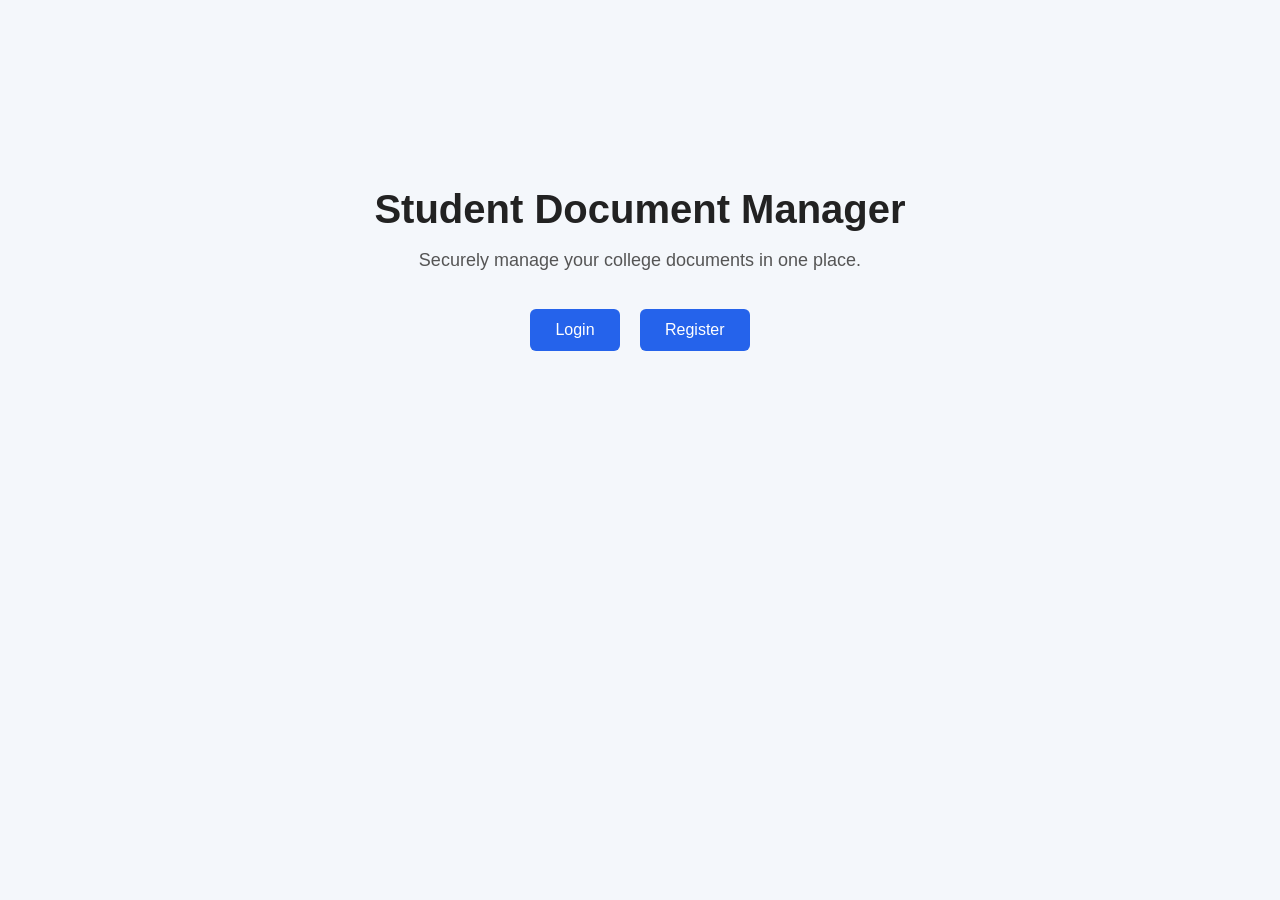
<file: index.html>
<!DOCTYPE html>
<html lang="en">

<head>
    <meta charset="UTF-8">
    <meta name="viewport" content="width=device-width, initial-scale=1.0">

    <title>Student Document Manager</title>

    <link rel="stylesheet" href="style.css">
</head>

<body>

    <div class="container">

        <h1>Student Document Manager</h1>

        <p>
            Securely manage your college documents in one place.
        </p>

        <button onclick="openLogin()">Login</button>

        <button onclick="openRegister()">Register</button>

    </div>

    <script src="script.js"></script>

</body>

</html>
</file>
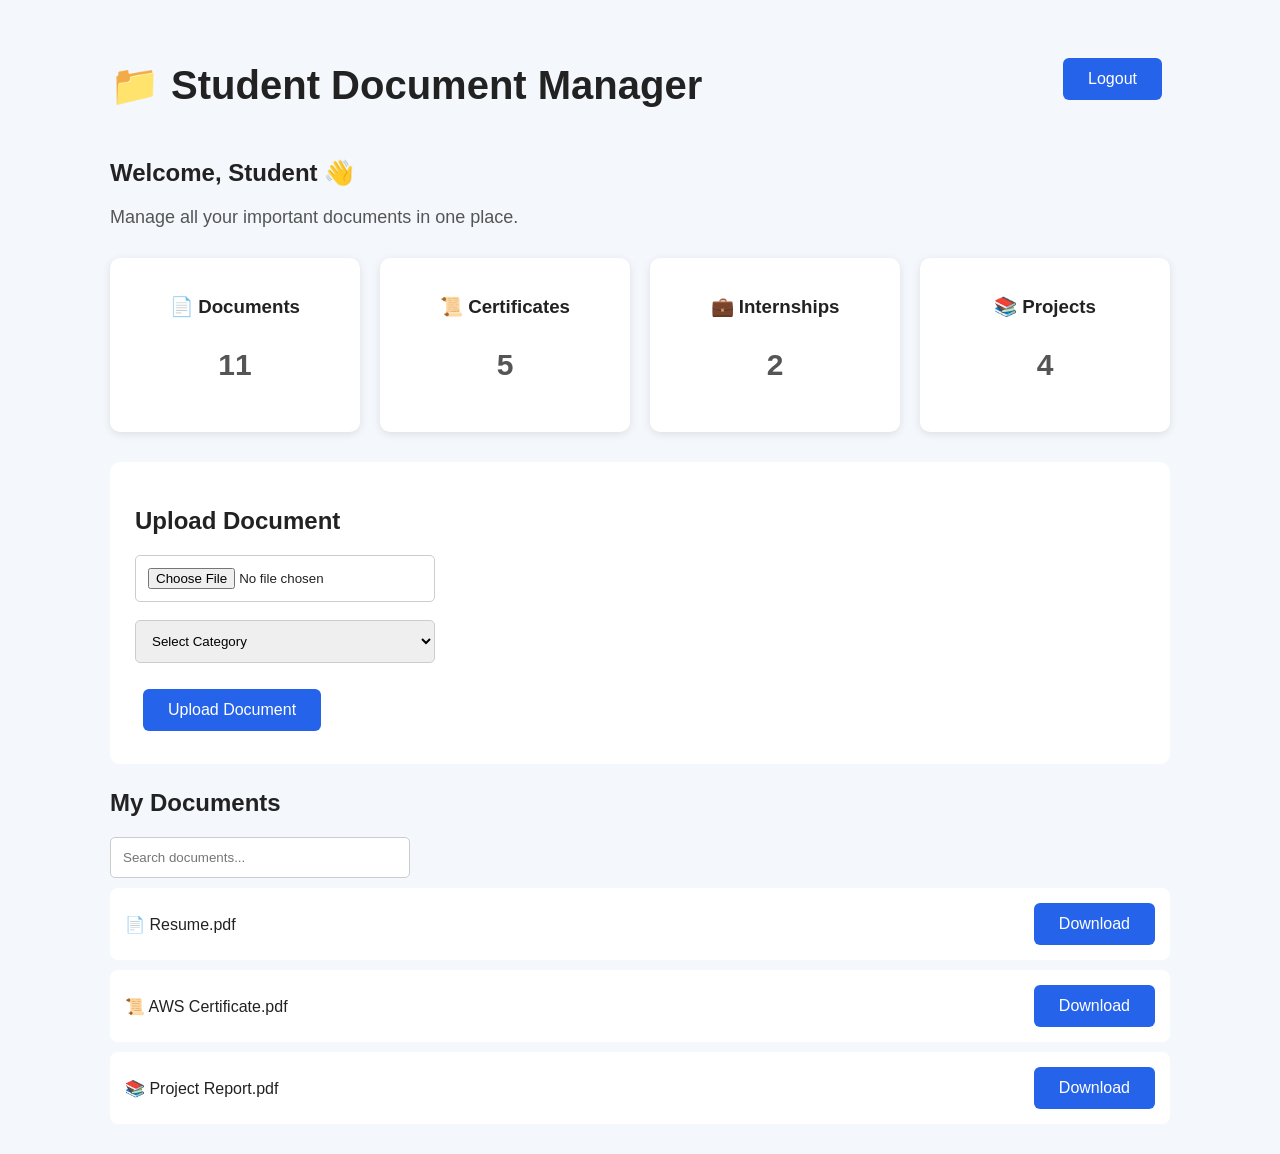
<file: dashboard.html>
<!DOCTYPE html>
<html lang="en">

<head>
    <meta charset="UTF-8">
    <meta name="viewport" content="width=device-width, initial-scale=1.0">

    <title>Student Dashboard</title>

    <link rel="stylesheet" href="style.css">
</head>

<body>

    <div class="dashboard">

        <header>
            <h1>📁 Student Document Manager</h1>

            <button onclick="logout()">
                Logout
            </button>
        </header>

        <main>

            <h2>Welcome, Student 👋</h2>

            <p>Manage all your important documents in one place.</p>

            <!-- Statistics -->

            <div class="cards">

                <div class="card">
                    <h3>📄 Documents</h3>
                    <p>11</p>
                </div>

                <div class="card">
                    <h3>📜 Certificates</h3>
                    <p>5</p>
                </div>

                <div class="card">
                    <h3>💼 Internships</h3>
                    <p>2</p>
                </div>

                <div class="card">
                    <h3>📚 Projects</h3>
                    <p>4</p>
                </div>

            </div>

            <!-- Upload -->

            <section class="upload-section">

                <h2>Upload Document</h2>

                <input type="file" id="documentFile">

                <br><br>

                <select id="documentCategory">

                    <option value="">
                        Select Category
                    </option>

                    <option value="Certificate">
                        Certificate
                    </option>

                    <option value="Internship">
                        Internship
                    </option>

                    <option value="Project">
                        Project
                    </option>

                    <option value="Resume">
                        Resume
                    </option>

                    <option value="Other">
                        Other
                    </option>

                </select>

                <br><br>

                <button onclick="uploadDocument()">
                    Upload Document
                </button>

            </section>

            <!-- Documents -->

            <section>

                <h2>My Documents</h2>

                <input
                    type="text"
                    id="search"
                    placeholder="Search documents..."
                    onkeyup="searchDocuments()"
                >

                <div id="documentList">

                    <div class="document">
                        <span>📄 Resume.pdf</span>
                        <button onclick="downloadSampleDocument('Resume.pdf')">
    Download
</button>
                    </div>

                    <div class="document">
                        <span>📜 AWS Certificate.pdf</span>
                        <button onclick="downloadSampleDocument('Resume.pdf')">
    Download
</button>
                    </div>

                    <div class="document">
                        <span>📚 Project Report.pdf</span>
                        <button onclick="downloadSampleDocument('Resume.pdf')">
    Download
</button>
                    </div>

                </div>

            </section>

        </main>

    </div>

    <script src="script.js"></script>

</body>

</html>
</file>
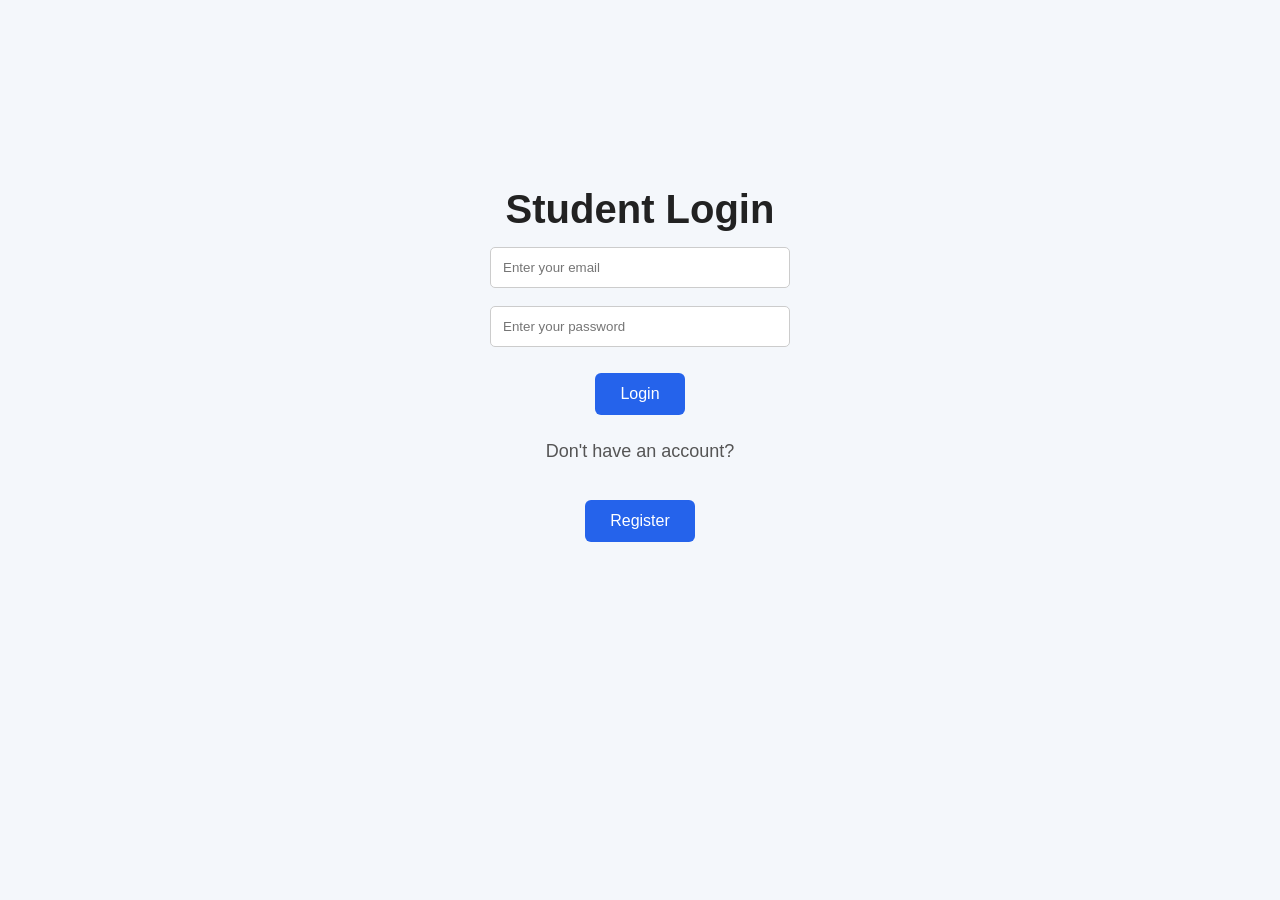
<file: login.html>
<!DOCTYPE html>
<html lang="en">

<head>
    <meta charset="UTF-8">
    <meta name="viewport" content="width=device-width, initial-scale=1.0">

    <title>Student Login</title>

    <link rel="stylesheet" href="style.css">
</head>

<body>

    <div class="container">

        <h1>Student Login</h1>

        <input
            type="email"
            id="email"
            placeholder="Enter your email"
        >

        <br><br>

        <input
            type="password"
            id="password"
            placeholder="Enter your password"
        >

        <br><br>

        <button onclick="login()">
            Login
        </button>

        <p>
            Don't have an account?
        </p>

        <button onclick="register()">
            Register
        </button>

    </div>

    <script src="script.js"></script>

</body>

</html>
</file>
<file: style.css>
* {
    box-sizing: border-box;
}

body {
    margin: 0;
    font-family: Arial, sans-serif;
    background: #f4f7fb;
    color: #222;
}

.container {
    text-align: center;
    max-width: 800px;
    margin: 120px auto;
    padding: 40px;
}

h1 {
    font-size: 40px;
    margin-bottom: 15px;
}

p {
    font-size: 18px;
    color: #555;
    margin-bottom: 30px;
}

button {
    padding: 12px 25px;
    margin: 8px;
    border: none;
    border-radius: 6px;
    cursor: pointer;
    font-size: 16px;
    background: #2563eb;
    color: white;
}

button:hover {
    background: #1d4ed8;
}
.dashboard {
    max-width: 1100px;
    margin: auto;
    padding: 20px;
}

.dashboard header {
    display: flex;
    justify-content: space-between;
    align-items: center;
    padding: 15px 0;
}

.cards {
    display: grid;
    grid-template-columns: repeat(4, 1fr);
    gap: 20px;
    margin: 30px 0;
}

.card {
    background: white;
    padding: 20px;
    border-radius: 10px;
    text-align: center;
    box-shadow: 0 2px 8px rgba(0, 0, 0, 0.1);
}

.card p {
    font-size: 30px;
    font-weight: bold;
}

.upload-section {
    background: white;
    padding: 25px;
    margin: 25px 0;
    border-radius: 10px;
}

input,
select {
    padding: 12px;
    width: 300px;
    max-width: 100%;
    border: 1px solid #ccc;
    border-radius: 5px;
}

.document {
    background: white;
    padding: 15px;
    margin: 10px 0;
    border-radius: 8px;

    display: flex;
    justify-content: space-between;
    align-items: center;
}

.document button {
    margin: 0;
}

@media (max-width: 700px) {

    .cards {
        grid-template-columns: 1fr 1fr;
    }

    .dashboard header {
        flex-direction: column;
        gap: 10px;
    }
}
</file>
